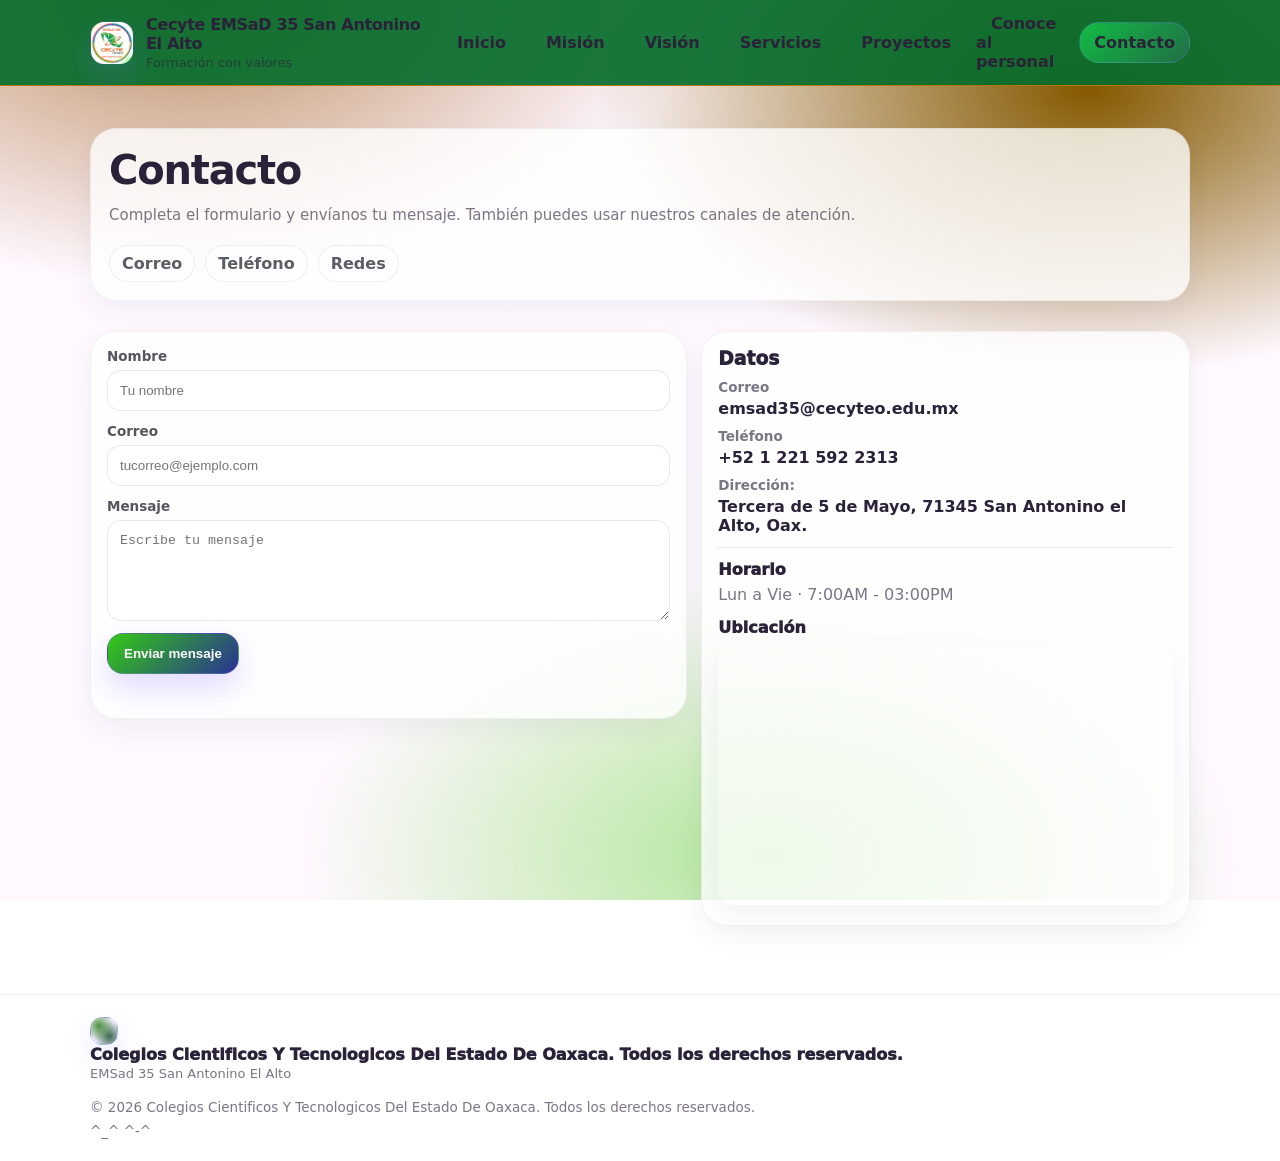
<file: pages/contacto.html>
<!doctype html>
<html lang="es">
<head>
  <meta charset="utf-8" />
  <meta name="viewport" content="width=device-width, initial-scale=1" />
  <title>Instituto | Contacto</title>
  <link rel="stylesheet" href="../Style.css" />
</head>
<body>
  <div class="waves-bg" aria-hidden="true">
    <div class="waves-layer waves-1" style="opacity:1"></div>
    <div class="waves-layer waves-2" style="opacity:1"></div>
  </div>


  <a class="skip-link" href="#contenido">Saltar al contenido</a>


  <header class="site-header">
    <div class="container header-inner">
      <div class="brand">
        <img class="brand-logo" src="../img_del_logo/images (1).jpg" alt="Logo Cecyte" />
        <div>
          <div class="brand-name">Cecyte EMSaD 35 San Antonino El Alto</div>
          <div class="brand-tag">Formación con valores</div>
        </div>
      </div>


      <button class="nav-toggle" id="navToggle" aria-label="Abrir menú" aria-expanded="false" aria-controls="siteNav">

        <span class="nav-toggle-lines" aria-hidden="true"></span>
      </button>

      <nav class="site-nav" id="siteNav" aria-label="Navegación principal">
        <ul class="nav-list">
          <li><a class="nav-link" href="../index.html" data-route="inicio">Inicio</a></li>
          <li><a class="nav-link" href="./mision.html" data-route="mision">Misión</a></li>
          <li><a class="nav-link" href="./vision.html" data-route="vision">Visión</a></li>
          <li><a class="nav-link" href="./servicios.html" data-route="servicios">Servicios</a></li>
          <li><a class="nav-link" href="./proyectos.html" data-route="proyectos">Proyectos</a></li>
          <li><a class="nav-link" href="./personal.html" data-route="personal">Conoce al personal</a></li>
          <li><a class="nav-link active" href="./contacto.html" data-route="contacto">Contacto</a></li>

        </ul>
      </nav>
    </div>
  </header>

  <main id="contenido" class="site-main">
    <section class="page-hero">
      <div class="container">
        <div class="page-hero-card card reveal">
          <h1>Contacto</h1>
          <p>
            Completa el formulario y envíanos tu mensaje. También puedes usar nuestros canales de atención.
          </p>
          <div class="pill-row" aria-label="Canales">
            <span class="pill">Correo</span>
            <span class="pill">Teléfono</span>
            <span class="pill">Redes</span>
          </div>
        </div>
      </div>
    </section>

    <section class="section">
      <div class="container">
        <div class="contact-grid">
          <form class="contact-card card reveal" id="contactForm">
            <div class="form-row">
              <label for="nombre">Nombre</label>
              <input id="nombre" name="nombre" type="text" placeholder="Tu nombre" required />
            </div>
            <div class="form-row">
              <label for="correo">Correo</label>
              <input id="correo" name="correo" type="email" placeholder="tucorreo@ejemplo.com" required />
            </div>
            <div class="form-row">
              <label for="mensaje">Mensaje</label>
              <textarea id="mensaje" name="mensaje" rows="5" placeholder="Escribe tu mensaje" required></textarea>
            </div>
            <button class="btn btn-primary" type="submit">Enviar mensaje</button>
            <p class="form-note muted" id="formNote" aria-live="polite"></p>
          </form>

          <aside class="contact-aside card reveal">
            <h3>Datos</h3>
            <div class="aside-item">
              <div class="aside-label">Correo</div>
              <div class="aside-value">emsad35@cecyteo.edu.mx</div>
            </div>
            <div class="aside-item">
              <div class="aside-label">Teléfono</div>
              <div class="aside-value">+52 1 221 592 2313</div>
            </div>
            <div class="aside-item">
              <div class="aside-label">Dirección:</div>
              <div class="aside-value">Tercera de 5 de Mayo, 71345 San Antonino el Alto, Oax.</div>
            </div>
            <div class="aside-divider"></div>

            <div class="aside-callout">
              <div class="aside-callout-title">Horario</div>
              <div class="muted">Lun a Vie · 7:00AM - 03:00PM</div>
            </div>

            <div class="map-block" aria-label="Mapa de ubicación">
              <div class="map-title">Ubicación</div>
              <iframe
                class="map-iframe"
                loading="lazy"
                title="Cecyte EMSaD 35 - Mapa"
                src="https://www.google.com/maps?q=Tercera%20de%205%20de%20Mayo%2C%2071345%20San%20Antonino%20el%20Alto%2C%20Oax.&output=embed"
                referrerpolicy="no-referrer-when-downgrade"
                allowfullscreen>
              </iframe>
            </div>
          </aside>

        </div>
      </div>
    </section>
  </main>

  <footer class="site-footer">
    <div class="container footer-inner">
      <div class="footer-brand">
        <div class="brand-mark small" aria-hidden="true"></div>
        <div>
          <div class="footer-title">Colegios Cientificos  Y Tecnologicos Del Estado De Oaxaca. Todos los derechos reservados.</div>
          <div class="footer-sub">EMSad 35 San Antonino El Alto</div>
        </div>
      </div>

     

      <div class="footer-meta">
        <div>© <span id="year"></span> Colegios Cientificos  Y Tecnologicos Del Estado De Oaxaca. Todos los derechos reservados.</div>
        <div class="muted"> ^_^ ^-^ </div>
      </div>
    </div>
  </footer>

  <script src="../Script.js"></script>
</body>
</html>
</file>
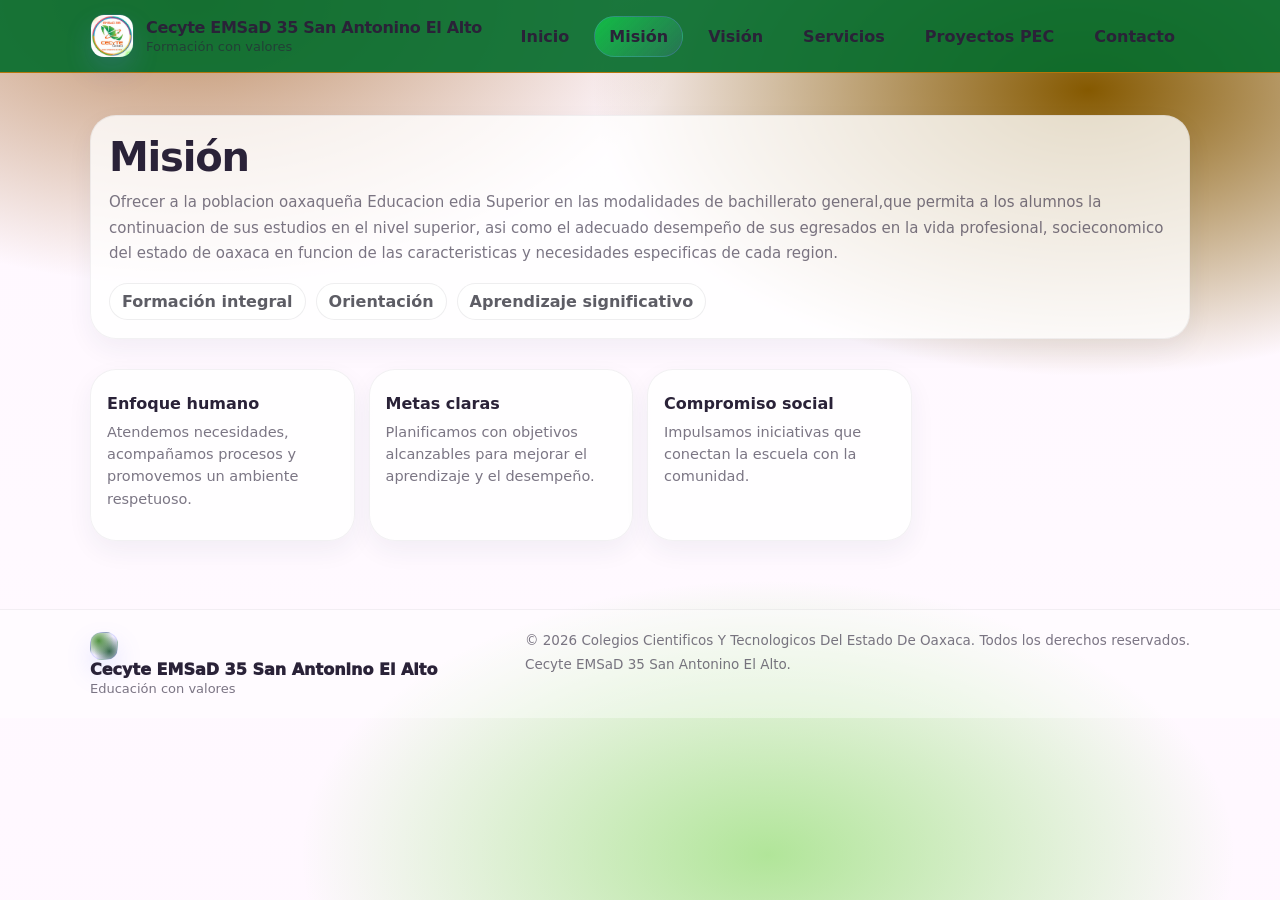
<file: pages/mision.html>
<!doctype html>
<html lang="es">
<head>
  <meta charset="utf-8" />
  <meta name="viewport" content="width=device-width, initial-scale=1" />
  <title>Instituto | Misión</title>
  <link rel="stylesheet" href="../Style.css" />
</head>
<body>
  <div class="waves-bg" aria-hidden="true">
    <div class="waves-layer waves-1" style="opacity:1"></div>
    <div class="waves-layer waves-2" style="opacity:1"></div>
  </div>


  <a class="skip-link" href="#contenido">Saltar al contenido</a>


  <header class="site-header">
    <div class="container header-inner">
      <div class="brand">
        <img class="brand-logo" src="../img_del_logo/images (1).jpg" alt="Logo Cecyte" />
        <div>
          <div class="brand-name">Cecyte EMSaD 35 San Antonino El Alto</div>
          <div class="brand-tag">Formación con valores</div>
        </div>
      </div>


      <button class="nav-toggle" id="navToggle" aria-label="Abrir menú" aria-expanded="false" aria-controls="siteNav">

        <span class="nav-toggle-lines" aria-hidden="true"></span>
      </button>

      <nav class="site-nav" id="siteNav" aria-label="Navegación principal">
        <ul class="nav-list">
          <li><a class="nav-link" href="../index.html" data-route="inicio">Inicio</a></li>
          <li><a class="nav-link active" href="./mision.html" data-route="mision">Misión</a></li>
          <li><a class="nav-link" href="./vision.html" data-route="vision">Visión</a></li>
          <li><a class="nav-link" href="./servicios.html" data-route="servicios">Servicios</a></li>
          <li><a class="nav-link" href="./proyectos.html" data-route="proyectos">Proyectos PEC</a></li>
          <li><a class="nav-link" href="./contacto.html" data-route="contacto">Contacto</a></li>

        </ul>
      </nav>
    </div>
  </header>

  <main id="contenido" class="site-main">
    <section class="page-hero">
      <div class="container">
        <div class="page-hero-card card reveal">
          <h1>Misión</h1>
          <p>
          Ofrecer a la  poblacion oaxaqueña Educacion edia Superior en las modalidades de bachillerato general,que permita a los alumnos la continuacion de sus estudios  en el nivel superior, asi como el adecuado desempeño de sus egresados en la vida profesional, socieconomico del estado de oaxaca en funcion de las caracteristicas y necesidades especificas de cada region.
          </p>
          <div class="pill-row" aria-label="Áreas de enfoque">
            <span class="pill">Formación integral</span>
            <span class="pill">Orientación</span>
            <span class="pill">Aprendizaje significativo</span>
          </div>
        </div>
      </div>
    </section>

    <section class="section">
      <div class="container">
        <div class="cards-grid">
          <article class="info-card card reveal">
            <h3>Enfoque humano</h3>
            <p>Atendemos necesidades, acompañamos procesos y promovemos un ambiente respetuoso.</p>
          </article>
          <article class="info-card card reveal">
            <h3>Metas claras</h3>
            <p>Planificamos con objetivos alcanzables para mejorar el aprendizaje y el desempeño.</p>
          </article>
          <article class="info-card card reveal">
            <h3>Compromiso social</h3>
            <p>Impulsamos iniciativas que conectan la escuela con la comunidad.</p>
          </article>
        </div>
      </div>
    </section>
  </main>

  <footer class="site-footer">
    <div class="container footer-inner">
      <div class="footer-brand">
        <div class="brand-mark small" aria-hidden="true"></div>
        <div>
          <div class="footer-title">Cecyte EMSaD 35 San Antonino El Alto</div>
          <div class="footer-sub">Educación con valores</div>
        </div>
      </div>

      <div class="footer-meta">
        <div>© <span id="year"></span> Colegios Cientificos  Y Tecnologicos Del Estado De Oaxaca. Todos los derechos reservados.</div>
        <div class="muted">Cecyte EMSaD 35 San Antonino El Alto.</div>
      </div>
    </div>
  </footer>

  <script src="../Script.js"></script>
</body>
</html>
</file>
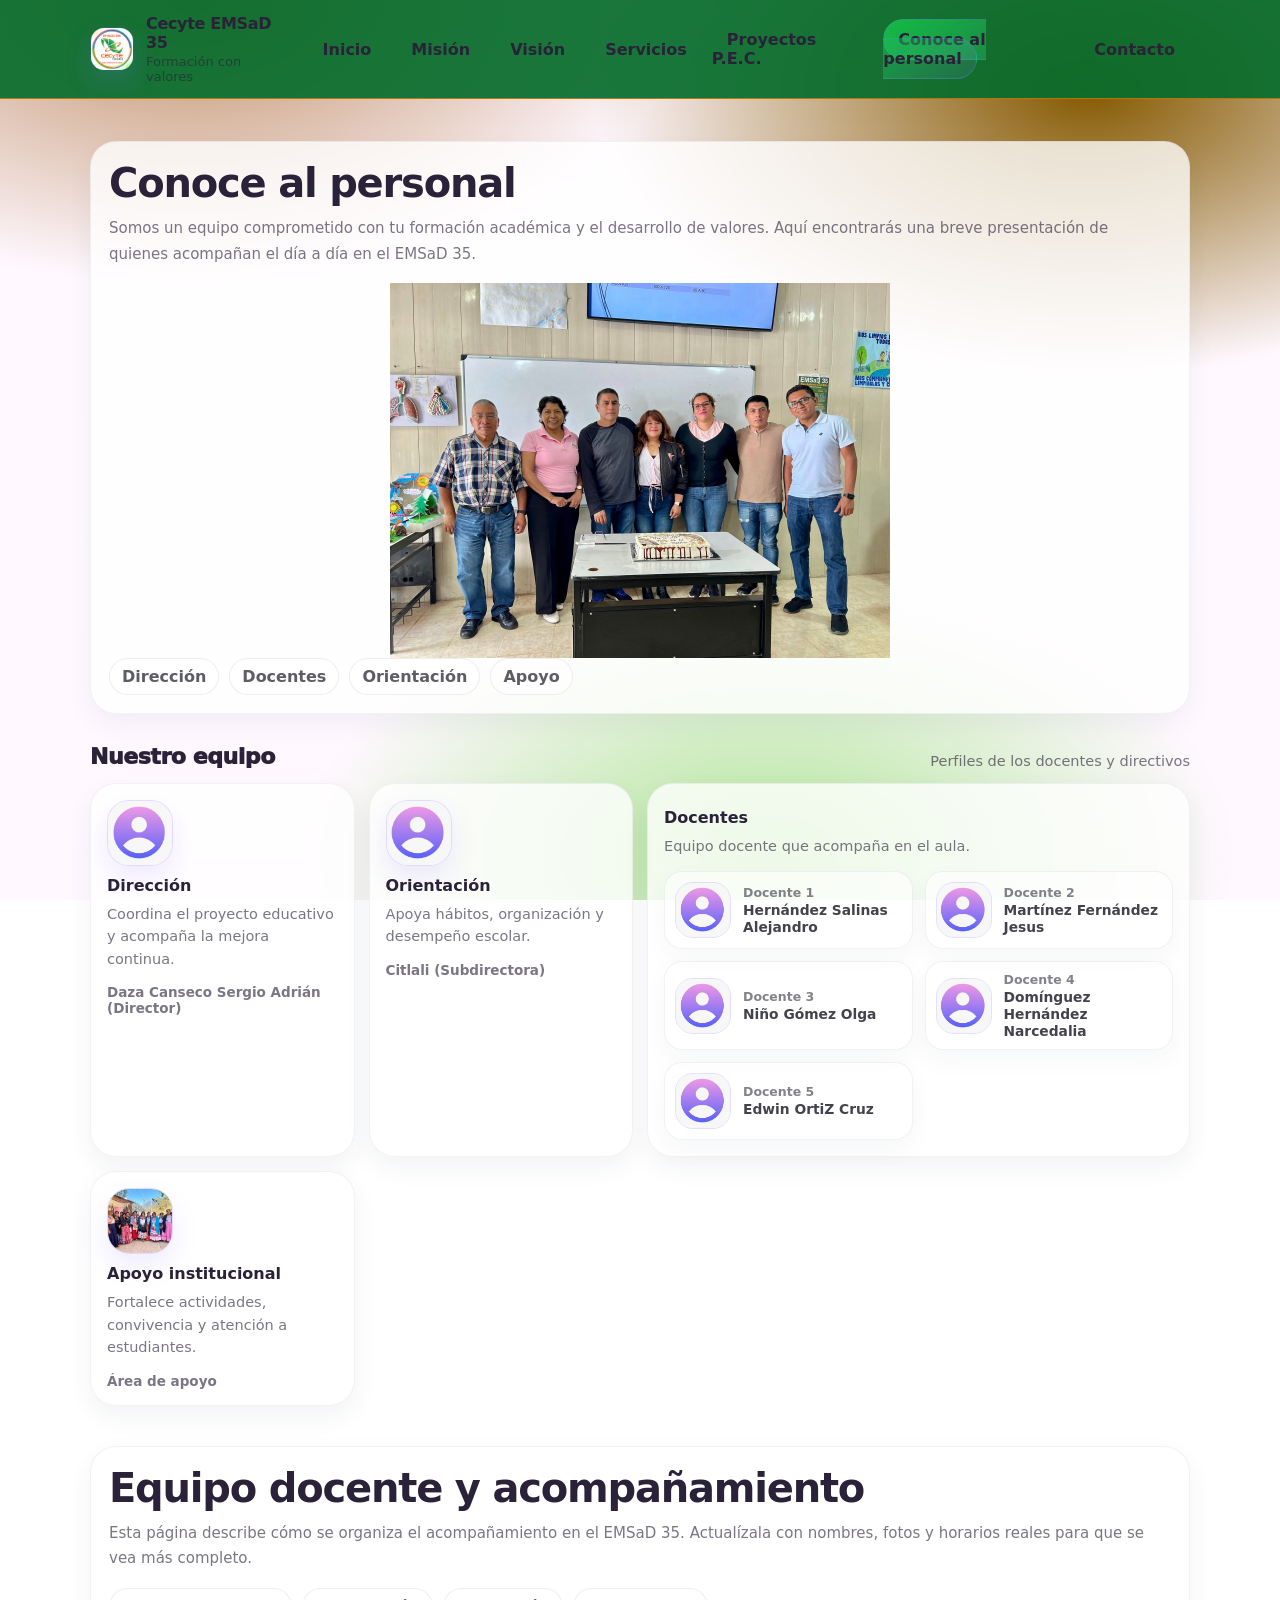
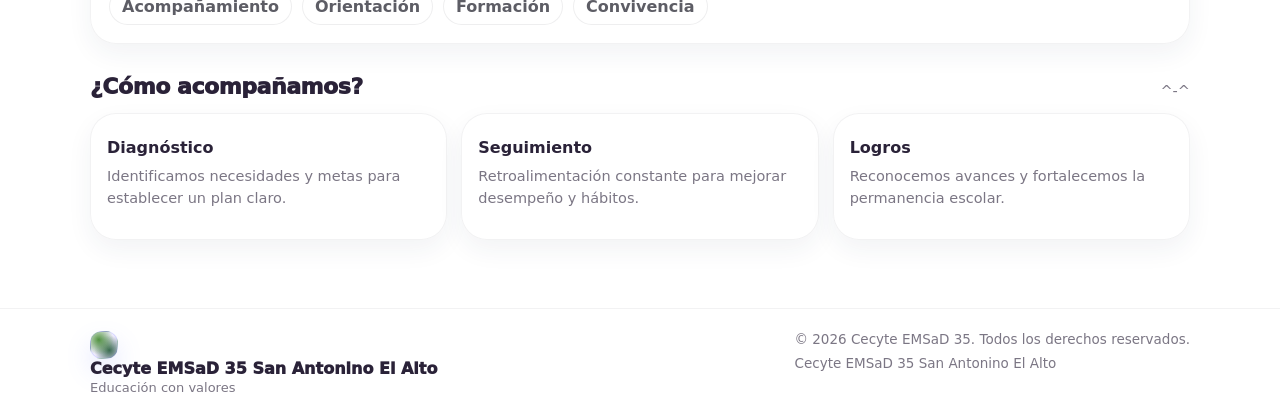
<file: pages/personal.html>
<!doctype html>
<html lang="es">
<head>
  <meta charset="utf-8" />
  <meta name="viewport" content="width=device-width, initial-scale=1" />
  <title>Instituto | Conoce al personal</title>
  <link rel="stylesheet" href="../Style.css" />
</head>
<body>
  <div class="waves-bg" aria-hidden="true">
    <div class="waves-layer waves-1" style="opacity:1"></div>
    <div class="waves-layer waves-2" style="opacity:1"></div>
  </div>

  <a class="skip-link" href="#contenido">Saltar al contenido</a>

  <header class="site-header">
    <div class="container header-inner">
      <div class="brand">
        <img class="brand-logo" src="../img_del_logo/images (1).jpg" alt="Logo Cecyte" />
        <div>
          <div class="brand-name">Cecyte EMSaD 35</div>
          <div class="brand-tag">Formación con valores</div>
        </div>
      </div>

      <button class="nav-toggle" id="navToggle" aria-label="Abrir menú" aria-expanded="false" aria-controls="siteNav">
        <span class="nav-toggle-lines" aria-hidden="true"></span>
      </button>

      <nav class="site-nav" id="siteNav" aria-label="Navegación principal">
        <ul class="nav-list">
          <li><a class="nav-link" href="../index.html" data-route="inicio">Inicio</a></li>
          <li><a class="nav-link" href="./mision.html" data-route="mision">Misión</a></li>
          <li><a class="nav-link" href="./vision.html" data-route="vision">Visión</a></li>
          <li><a class="nav-link" href="./servicios.html" data-route="servicios">Servicios</a></li>
          <li><a class="nav-link" href="./proyectos.html" data-route="proyectos">Proyectos P.E.C.</a></li>
          <li><a class="nav-link" href="./personal.html" data-route="personal">Conoce al personal</a></li>
          <li><a class="nav-link" href="./contacto.html" data-route="contacto">Contacto</a></li>
        </ul>
      </nav>
    </div>
  </header>

  <main id="contenido" class="site-main">
    <section class="page-hero">
      <div class="container">
        <div class="page-hero-card card reveal">
          <h1>Conoce al personal</h1>
          <p>
            Somos un equipo comprometido con tu formación académica y el desarrollo de valores. Aquí encontrarás una breve presentación
            de quienes acompañan el día a día en el EMSaD 35.
          </p>
       <img src="../img_de_los_docentes/profesores.jpg"
     alt="profesores"
     loading="lazy"
     onerror="this.style.display='none'"
     width="500"
     style="display: block; margin: 0 auto;">
          <div class="pill-row" aria-label="Áreas">
            <span class="pill">Dirección</span>
            <span class="pill">Docentes</span>
            <span class="pill">Orientación</span>
            <span class="pill">Apoyo</span>
          </div>
        </div>
      </div>
    </section>

    <section class="section" aria-labelledby="personalTitulo">
      <div class="container">
        <div class="section-head" style="margin-bottom: 14px;">
          <h2 class="section-title" id="personalTitulo">Nuestro equipo</h2>
          <p class="section-subtitle">Perfiles de los docentes y directivos</p>
        </div>

        <div class="cards-grid" style="grid-template-columns: repeat(4, 1fr);">
          <article class="info-card card reveal">
            <div class="profile-img">
              <img src="../img_de_los_docentes/avatar icons.png" alt="Foto del director" loading="lazy" onerror="this.style.display='none'" />
            </div>
            <h3>Dirección</h3>
            <p>Coordina el proyecto educativo y acompaña la mejora continua.</p>
            <div class="muted" style="font-size:13.5px; font-weight:800;">Daza Canseco Sergio Adrián (Director)</div>
          </article>

          <article class="info-card card reveal">
            <div class="profile-img">
              <img src="../img_de_los_docentes/avatar icons.png" alt="Foto de la subdirectora" loading="lazy" onerror="this.style.display='none'" />
            </div>
            <h3>Orientación</h3>
            <p>Apoya hábitos, organización y desempeño escolar.</p>
            <div class="muted" style="font-size:13.5px; font-weight:800;">Citlali (Subdirectora)</div>
          </article>

          <article class="info-card card reveal" style="grid-column: span 2;">
            <h3>Docentes</h3>
            <p>Equipo docente que acompaña en el aula.</p>

            <div class="staff-grid">
              <div class="staff-card">
                <img src="../img_de_los_docentes/avatar icons.png" alt="Docente 1: Hernández Salinas Alejandro" loading="lazy" onerror="this.style.display='none'" />
                <div class="staff-card-body">
                  <div class="staff-role">Docente 1</div>
                  <div class="staff-person">Hernández Salinas Alejandro</div>
                </div>
              </div>

              <div class="staff-card">
                <img src="../img_de_los_docentes/avatar icons.png" alt="Docente 2" loading="lazy" onerror="this.style.display='none'" />
                <div class="staff-card-body">
                  <div class="staff-role">Docente 2</div>
                  <div class="staff-person">Martínez Fernández Jesus</div>
                </div>
              </div>

              <div class="staff-card">
                <img src="../img_de_los_docentes/avatar icons.png" alt="Docente 3" loading="lazy" onerror="this.style.display='none'" />
                <div class="staff-card-body">
                  <div class="staff-role">Docente 3</div>
                  <div class="staff-person">Niño Gómez Olga</div>
                </div>
              </div>

              <div class="staff-card">
                <img src="../img_de_los_docentes/avatar icons.png" alt="Docente 4" loading="lazy" onerror="this.style.display='none'" />
                <div class="staff-card-body">
                  <div class="staff-role">Docente 4</div>
                  <div class="staff-person">Domínguez Hernández Narcedalia</div>
                </div>
              </div>

              <div class="staff-card">
                <img src="../img_de_los_docentes/avatar icons.png" alt="Docente 5" loading="lazy" onerror="this.style.display='none'" />
                <div class="staff-card-body">
                  <div class="staff-role">Docente 5</div>
                  <div class="staff-person">Edwin OrtiZ Cruz</div>
                </div>
              </div>
            </div>
          </article>

          <article class="info-card card reveal">
            <div class="profile-img">
              <img src="../img/images.jpg" alt="Foto de apoyo" loading="lazy" onerror="this.style.display='none'" />
            </div>
            <h3>Apoyo institucional</h3>
            <p>Fortalece actividades, convivencia y atención a estudiantes.</p>
            <div class="muted" style="font-size:13.5px; font-weight:800;">Área de apoyo</div>
          </article>
        </div>

    </section>

<section class="page-hero">
      <div class="container">
        <div class="page-hero-card card reveal">
          <h1>Equipo docente y acompañamiento</h1>
          <p>
            Esta página describe cómo se organiza el acompañamiento en el EMSaD 35. Actualízala con nombres,
            fotos y horarios reales para que se vea más completo.
          </p>

          <div class="pill-row" aria-label="Enfoques">
            <span class="pill">Acompañamiento</span>
            <span class="pill">Orientación</span>
            <span class="pill">Formación</span>
            <span class="pill">Convivencia</span>
          </div>
        </div>
      </div>
    </section>

    <div class="container">
      <div class="section" aria-labelledby="metodologiaTitulo">
        <div class="section-head" style="margin-bottom: 14px;">
          <h2 class="section-title" id="metodologiaTitulo">¿Cómo acompañamos?</h2>
          <p class="section-subtitle"> ^-^ </p>
        </div>

        <div class="cards-grid" style="grid-template-columns: repeat(3, 1fr);">
          <article class="info-card card reveal">
            <h3>Diagnóstico</h3>
            <p>Identificamos necesidades y metas para establecer un plan claro.</p>
          </article>
          <article class="info-card card reveal">
            <h3>Seguimiento</h3>
            <p>Retroalimentación constante para mejorar desempeño y hábitos.</p>
          </article>
          <article class="info-card card reveal">
            <h3>Logros</h3>
            <p>Reconocemos avances y fortalecemos la permanencia escolar.</p>
          </article>
        </div>

  </main>

  <footer class="site-footer">
    <div class="container footer-inner">
      <div class="footer-brand">
        <div class="brand-mark small" aria-hidden="true"></div>
        <div>
          <div class="footer-title">Cecyte EMSaD 35 San Antonino El Alto</div>
          <div class="footer-sub">Educación con valores</div>
        </div>
      </div>

      <div class="footer-meta">
        <div>© <span id="year"></span> Cecyte EMSaD 35. Todos los derechos reservados.</div>
        <div class="muted">Cecyte EMSaD 35 San Antonino El Alto</div>
      </div>
    </div>
  </footer>

  <script src="../Script.js"></script>
</body>
</html>
</file>
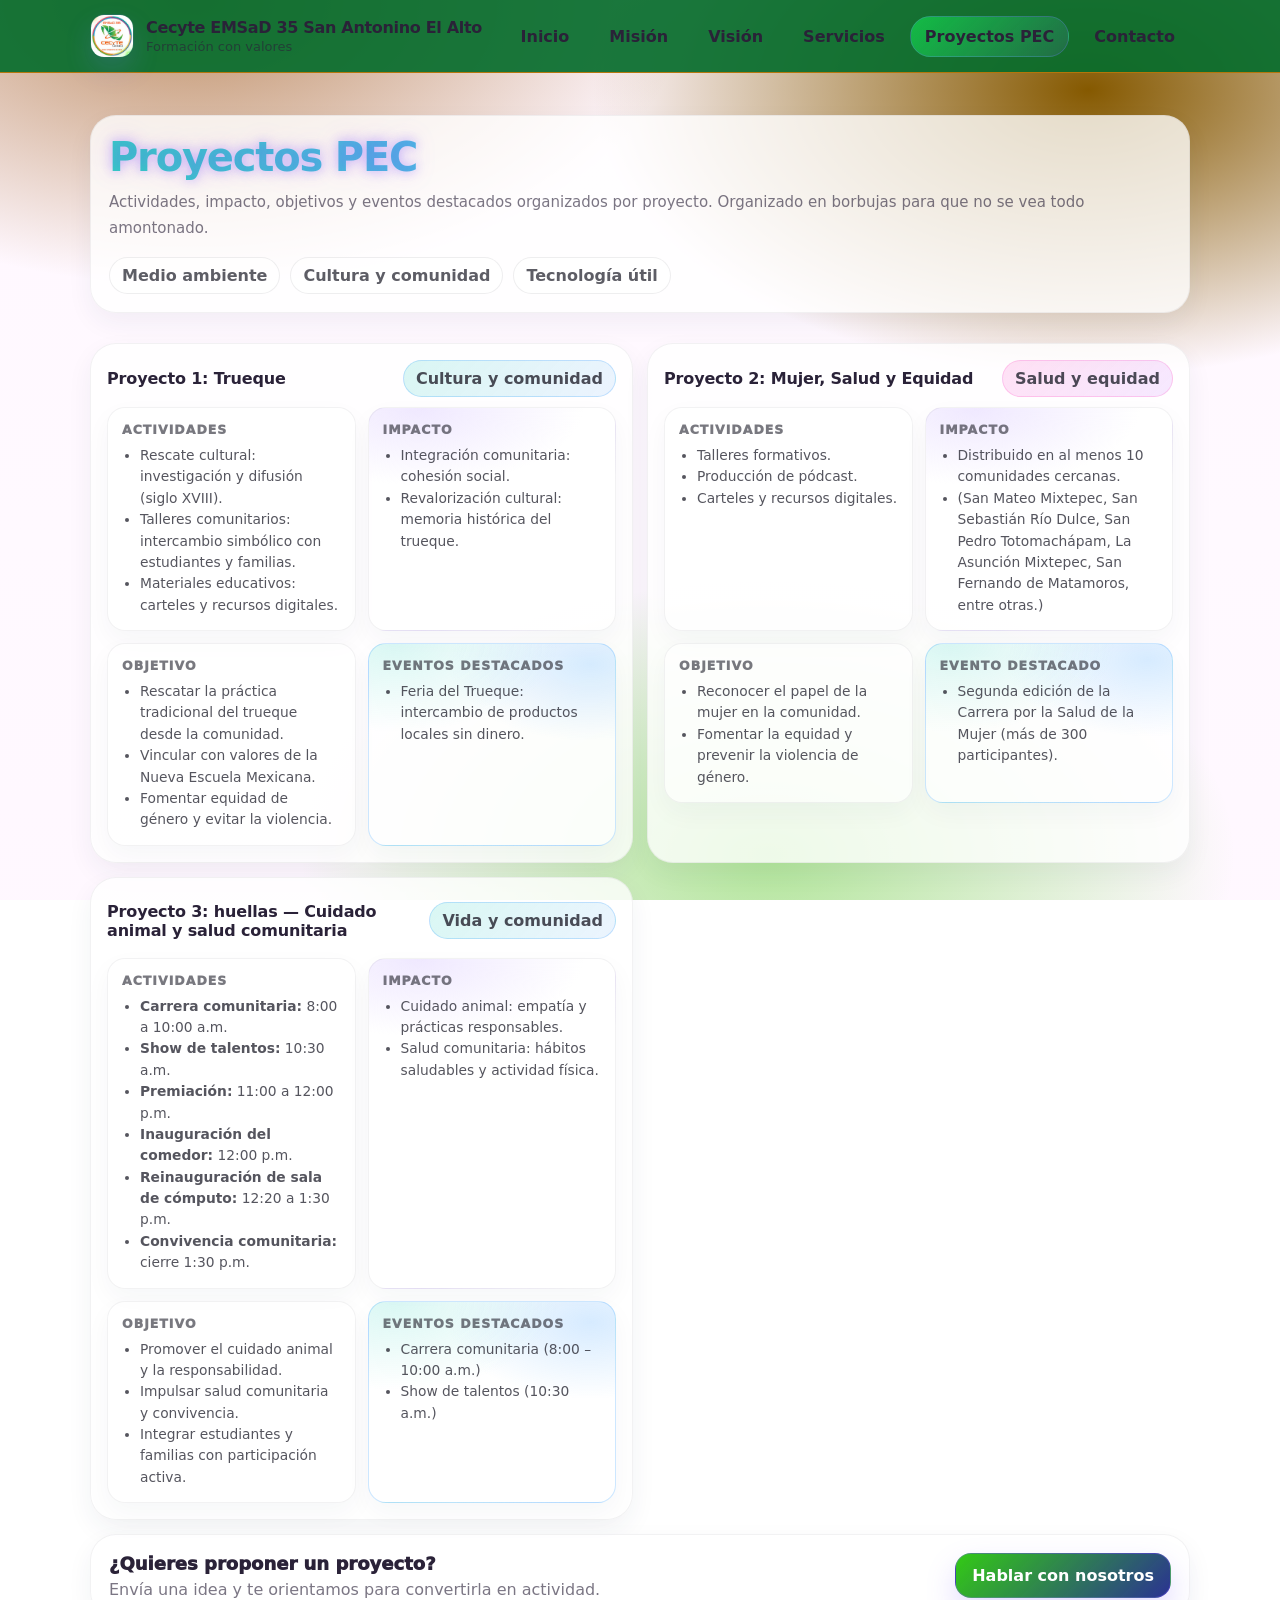
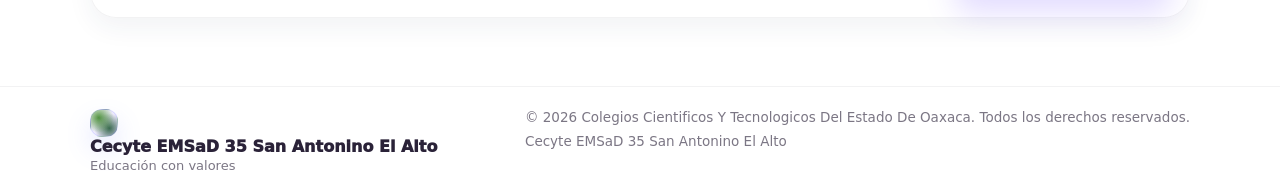
<file: pages/proyectos.html>
<!doctype html>
<html lang="es">
<head>
  <meta charset="utf-8" />
  <meta name="viewport" content="width=device-width, initial-scale=1" />
  <title>Instituto | Proyectos PEC</title>
  <link rel="stylesheet" href="../Style.css" />
</head>
<body>
  <div class="waves-bg" aria-hidden="true">
    <div class="waves-layer waves-1" style="opacity:1"></div>
    <div class="waves-layer waves-2" style="opacity:1"></div>
  </div>

  <a class="skip-link" href="#contenido">Saltar al contenido</a>

  <header class="site-header">
    <div class="container header-inner">
      <div class="brand">
        <img class="brand-logo" src="../img_del_logo/images (1).jpg" alt="Logo Cecyte" />
        <div>
          <div class="brand-name">Cecyte EMSaD 35 San Antonino El Alto</div>
          <div class="brand-tag">Formación con valores</div>
        </div>
      </div>

      <button class="nav-toggle" id="navToggle" aria-label="Abrir menú" aria-expanded="false" aria-controls="siteNav">
        <span class="nav-toggle-lines" aria-hidden="true"></span>
      </button>

      <nav class="site-nav" id="siteNav" aria-label="Navegación principal">
        <ul class="nav-list">
          <li><a class="nav-link" href="../index.html" data-route="inicio">Inicio</a></li>
          <li><a class="nav-link" href="./mision.html" data-route="mision">Misión</a></li>
          <li><a class="nav-link" href="./vision.html" data-route="vision">Visión</a></li>
          <li><a class="nav-link" href="./servicios.html" data-route="servicios">Servicios</a></li>
          <li><a class="nav-link" href="./proyectos.html" data-route="proyectos">Proyectos PEC</a></li>
          <li><a class="nav-link" href="./contacto.html" data-route="contacto">Contacto</a></li>
        </ul>
      </nav>
    </div>
  </header>

  <main id="contenido" class="site-main">
    <section class="page-hero">
      <div class="container">
        <div class="page-hero-card card reveal">
          <h1 class="glow-title">Proyectos PEC</h1>
          <p>
            Actividades, impacto, objetivos y eventos destacados organizados por proyecto.
            Organizado en borbujas para que no se vea todo amontonado.
          </p>
          <div class="pill-row" aria-label="Ejes de trabajo">
            <span class="pill">Medio ambiente</span>
            <span class="pill">Cultura y comunidad</span>
            <span class="pill">Tecnología útil</span>
          </div>
        </div>
      </div>
    </section>

    <section class="section">
      <div class="container">
        <div class="pec-grid">
          <!-- Proyecto 1: Trueque -->
          <article class="pec-project info-card card reveal" data-project>
            <header class="pec-project-head">
              <div class="pec-project-title-row">
                <h3 class="pec-project-title">Proyecto 1: Trueque</h3>
                <span class="pec-badge">Cultura y comunidad</span>
              </div>
            </header>

            <div class="pec-bubbles">
              <div class="pec-bubble">
                <div class="pec-box-title">ACTIVIDADES</div>
                <ul class="pec-list">
                  <li>Rescate cultural: investigación y difusión (siglo XVIII).</li>
                  <li>Talleres comunitarios: intercambio simbólico con estudiantes y familias.</li>
                  <li>Materiales educativos: carteles y recursos digitales.</li>
                </ul>
              </div>

              <div class="pec-bubble pec-bubble-accent">
                <div class="pec-box-title">IMPACTO</div>
                <ul class="pec-list">
                  <li>Integración comunitaria: cohesión social.</li>
                  <li>Revalorización cultural: memoria histórica del trueque.</li>
                </ul>
              </div>

              <div class="pec-bubble">
                <div class="pec-box-title">OBJETIVO</div>
                <ul class="pec-list">
                  <li>Rescatar la práctica tradicional del trueque desde la comunidad.</li>
                  <li>Vincular con valores de la Nueva Escuela Mexicana.</li>
                  <li>Fomentar equidad de género y evitar la violencia.</li>
                </ul>
              </div>

              <div class="pec-bubble pec-bubble-highlight">
                <div class="pec-box-title">EVENTOS DESTACADOS</div>
                <ul class="pec-list">
                  <li>Feria del Trueque: intercambio de productos locales sin dinero.</li>
                </ul>
              </div>
            </div>
          </article>

          <!-- Proyecto 2: Mujer, Salud y Equidad -->
          <article class="pec-project info-card card reveal" data-project>
            <header class="pec-project-head">
              <div class="pec-project-title-row">
                <h3 class="pec-project-title">Proyecto 2: Mujer, Salud y Equidad</h3>
                <span class="pec-badge pec-badge-pink">Salud y equidad</span>
              </div>
            </header>

            <div class="pec-bubbles">
              <div class="pec-bubble">
                <div class="pec-box-title">ACTIVIDADES</div>
                <ul class="pec-list">
                  <li>Talleres formativos.</li>
                  <li>Producción de pódcast.</li>
                  <li>Carteles y recursos digitales.</li>
                </ul>
              </div>

              <div class="pec-bubble pec-bubble-accent">
                <div class="pec-box-title">IMPACTO</div>
                <ul class="pec-list">
                  <li>Distribuido en al menos 10 comunidades cercanas.</li>
                  <li>(San Mateo Mixtepec, San Sebastián Río Dulce, San Pedro Totomachápam, La Asunción Mixtepec, San Fernando de Matamoros, entre otras.)</li>
                </ul>
              </div>

              <div class="pec-bubble">
                <div class="pec-box-title">OBJETIVO</div>
                <ul class="pec-list">
                  <li>Reconocer el papel de la mujer en la comunidad.</li>
                  <li>Fomentar la equidad y prevenir la violencia de género.</li>
                </ul>
              </div>

              <div class="pec-bubble pec-bubble-highlight">
                <div class="pec-box-title">EVENTO DESTACADO</div>
                <ul class="pec-list">
                  <li>Segunda edición de la Carrera por la Salud de la Mujer (más de 300 participantes).</li>
                </ul>
              </div>
            </div>
          </article>

          <!-- Proyecto 3: huellas — Cuidado animal y salud comunitaria -->
          <article class="pec-project info-card card reveal" data-project>
            <header class="pec-project-head">
              <div class="pec-project-title-row">
                <h3 class="pec-project-title">Proyecto 3: huellas — Cuidado animal y salud comunitaria</h3>
                <span class="pec-badge">Vida y comunidad</span>
              </div>
            </header>

            <div class="pec-bubbles">
              <div class="pec-bubble">
                <div class="pec-box-title">ACTIVIDADES</div>
                <ul class="pec-list">
                  <li><strong>Carrera comunitaria:</strong> 8:00 a 10:00 a.m.</li>
                  <li><strong>Show de talentos:</strong> 10:30 a.m.</li>
                  <li><strong>Premiación:</strong> 11:00 a 12:00 p.m.</li>
                  <li><strong>Inauguración del comedor:</strong> 12:00 p.m.</li>
                  <li><strong>Reinauguración de sala de cómputo:</strong> 12:20 a 1:30 p.m.</li>
                  <li><strong>Convivencia comunitaria:</strong> cierre 1:30 p.m.</li>
                </ul>
              </div>

              <div class="pec-bubble pec-bubble-accent">
                <div class="pec-box-title">IMPACTO</div>
                <ul class="pec-list">
                  <li>Cuidado animal: empatía y prácticas responsables.</li>
                  <li>Salud comunitaria: hábitos saludables y actividad física.</li>
                </ul>
              </div>

              <div class="pec-bubble">
                <div class="pec-box-title">OBJETIVO</div>
                <ul class="pec-list">
                  <li>Promover el cuidado animal y la responsabilidad.</li>
                  <li>Impulsar salud comunitaria y convivencia.</li>
                  <li>Integrar estudiantes y familias con participación activa.</li>
                </ul>
              </div>

              <div class="pec-bubble pec-bubble-highlight">
                <div class="pec-box-title">EVENTOS DESTACADOS</div>
                <ul class="pec-list">
                  <li>Carrera comunitaria (8:00 – 10:00 a.m.)</li>
                  <li>Show de talentos (10:30 a.m.)</li>
                </ul>
              </div>
            </div>
          </article>
        </div>

        <div class="cta-row">
          <div class="cta card reveal">
            <div>
              <div class="cta-title">¿Quieres proponer un proyecto?</div>
              <div class="cta-sub">Envía una idea y te orientamos para convertirla en actividad.</div>
            </div>
            <a class="btn btn-primary" href="./contacto.html">Hablar con nosotros</a>
          </div>
        </div>
      </div>
    </section>
  </main>

  <footer class="site-footer">
    <div class="container footer-inner">
      <div class="footer-brand">
        <div class="brand-mark small" aria-hidden="true"></div>
        <div>
          <div class="footer-title">Cecyte EMSaD 35 San Antonino El Alto</div>
          <div class="footer-sub">Educación con valores</div>
        </div>
      </div>

      <div class="footer-meta">
        <div>© <span id="year"></span> Colegios Cientificos  Y Tecnologicos Del Estado De Oaxaca. Todos los derechos reservados.</div>
        <div class="muted">Cecyte EMSaD 35 San Antonino El Alto</div>
      </div>
    </div>
  </footer>

  <script src="../Script.js"></script>
</body>
</html>
</file>
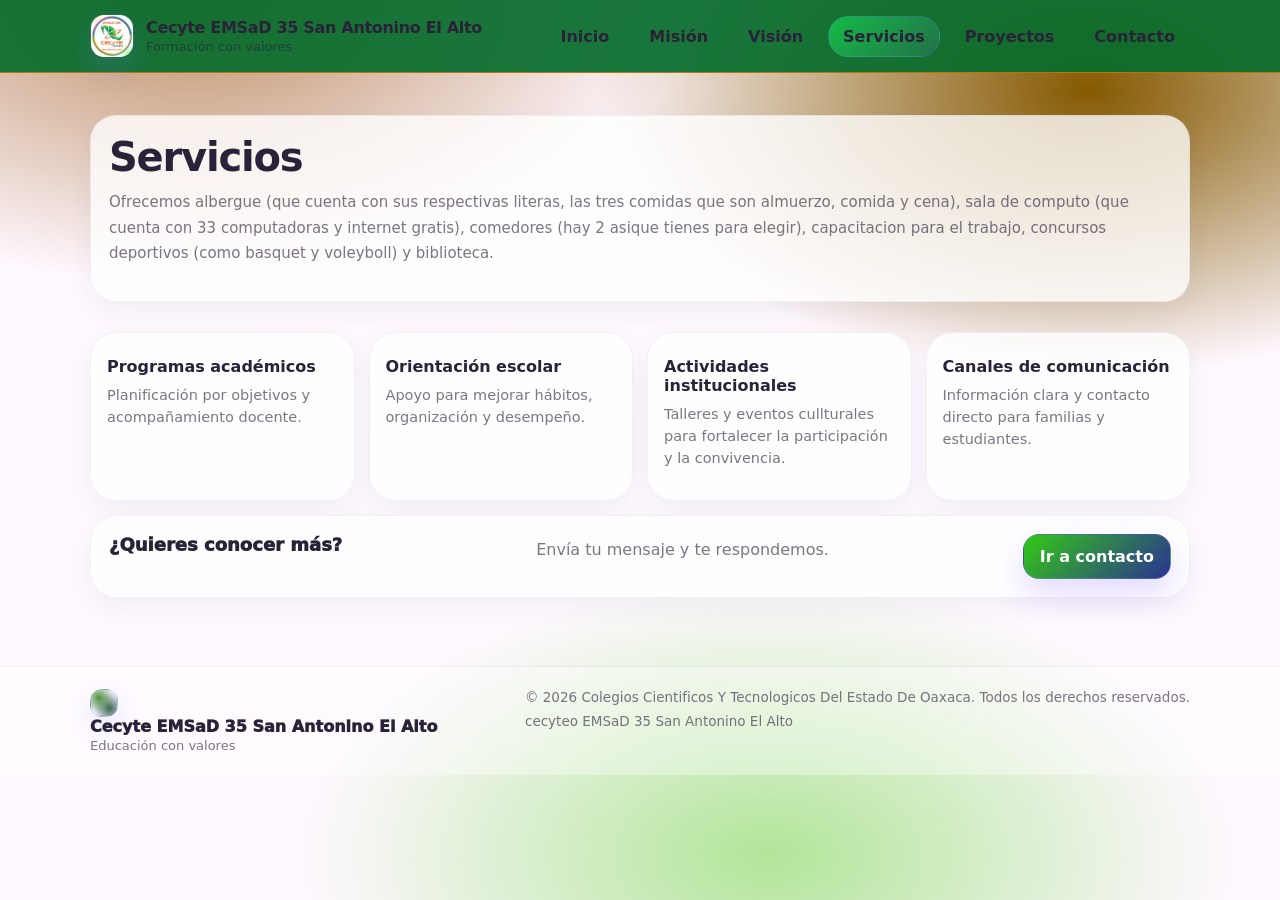
<file: pages/servicios.html>
<!doctype html>
<html lang="es">
<head>
  <meta charset="utf-8" />
  <meta name="viewport" content="width=device-width, initial-scale=1" />
  <title>Instituto | Servicios</title>
  <link rel="stylesheet" href="../Style.css" />
</head>
<body>
  <div class="waves-bg" aria-hidden="true">
    <div class="waves-layer waves-1" style="opacity:1"></div>
    <div class="waves-layer waves-2" style="opacity:1"></div>
  </div>


  <a class="skip-link" href="#contenido">Saltar al contenido</a>


  <header class="site-header">
    <div class="container header-inner">
      <div class="brand">
        <img class="brand-logo" src="../img_del_logo/images (1).jpg" alt="Logo Cecyte" />
        <div>
          <div class="brand-name">Cecyte EMSaD 35 San Antonino El Alto</div>
          <div class="brand-tag">Formación con valores</div>
        </div>
      </div>


      <button class="nav-toggle" id="navToggle" aria-label="Abrir menú" aria-expanded="false" aria-controls="siteNav">

        <span class="nav-toggle-lines" aria-hidden="true"></span>
      </button>

      <nav class="site-nav" id="siteNav" aria-label="Navegación principal">
        <ul class="nav-list">
          <li><a class="nav-link" href="../index.html" data-route="inicio">Inicio</a></li>
          <li><a class="nav-link" href="./mision.html" data-route="mision">Misión</a></li>
          <li><a class="nav-link" href="./vision.html" data-route="vision">Visión</a></li>
          <li><a class="nav-link active" href="./servicios.html" data-route="servicios">Servicios</a></li>
          <li><a class="nav-link" href="./proyectos.html" data-route="proyectos">Proyectos</a></li>
          <li><a class="nav-link" href="./contacto.html" data-route="contacto">Contacto</a></li>

        </ul>
      </nav>
    </div>
  </header>

  <main id="contenido" class="site-main">
    <section class="page-hero">
      <div class="container">
        <div class="page-hero-card card reveal">
          <h1>Servicios</h1>
          <p>
            Ofrecemos albergue (que cuenta con sus respectivas literas, las tres comidas que son almuerzo, comida y cena), sala de computo (que cuenta con 33 computadoras y internet gratis), comedores (hay 2 asique tienes para elegir), capacitacion para el trabajo, concursos deportivos (como basquet y voleyboll) y biblioteca. 
          </p>
         
        </div>
      </div>
    </section>

    <section class="section">
      <div class="container">
        <div class="cards-grid">
          <article class="info-card card reveal">
            <h3>Programas académicos</h3>
            <p>Planificación por objetivos y acompañamiento docente.</p>
          </article>
          <article class="info-card card reveal">
            <h3>Orientación escolar</h3>
            <p>Apoyo para mejorar hábitos, organización y desempeño.</p>
          </article>
          <article class="info-card card reveal">
            <h3>Actividades institucionales</h3>
            <p>Talleres y eventos cullturales para fortalecer la participación y la convivencia.</p>
          </article>
          <article class="info-card card reveal">
            <h3>Canales de comunicación</h3>
            <p>Información clara y contacto directo para familias y estudiantes.</p>
          </article>
        </div>

        <div class="cta-row">
          <div class="cta card reveal">
            <div class="cta-title">¿Quieres conocer más?</div>
            <div class="cta-sub">Envía tu mensaje y te respondemos.</div>
            <a class="btn btn-primary" href="./contacto.html">Ir a contacto</a>
          </div>
        </div>
      </div>
    </section>
  </main>

  <footer class="site-footer">
    <div class="container footer-inner">
      <div class="footer-brand">
        <div class="brand-mark small" aria-hidden="true"></div>
        <div>
          <div class="footer-title">Cecyte EMSaD 35 San Antonino El Alto</div>
          <div class="footer-sub">Educación con valores</div>
        </div>
      </div>

      <div class="footer-meta">
        <div>© <span id="year"></span> Colegios Cientificos  Y Tecnologicos Del Estado De Oaxaca. Todos los derechos reservados.</div>
        <div class="muted"> cecyteo EMSaD 35 San Antonino El Alto</div>
      </div>
    </div>
  </footer>

  <script src="../Script.js"></script>
</body>
</html>
</file>
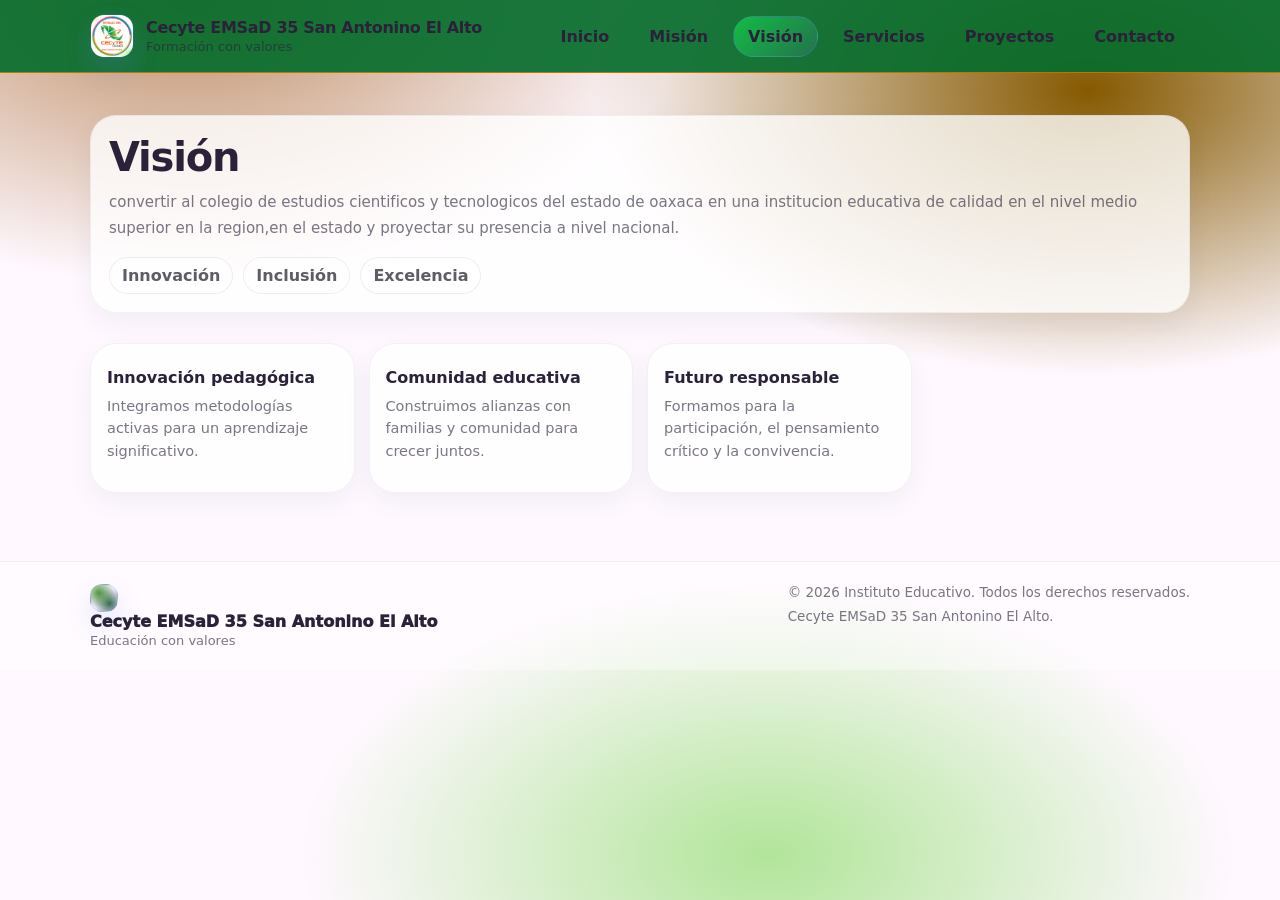
<file: pages/vision.html>
<!doctype html>
<html lang="es">
<head>
  <meta charset="utf-8" />
  <meta name="viewport" content="width=device-width, initial-scale=1" />
  <title>Instituto | Visión</title>
  <link rel="stylesheet" href="../Style.css" />
</head>
<body>
  <div class="waves-bg" aria-hidden="true">
    <div class="waves-layer waves-1" style="opacity:1"></div>
    <div class="waves-layer waves-2" style="opacity:1"></div>
  </div>


  <a class="skip-link" href="#contenido">Saltar al contenido</a>


  <header class="site-header">
    <div class="container header-inner">
      <div class="brand">
        <img class="brand-logo" src="../img_del_logo/images (1).jpg" alt="Logo Cecyte" />
        <div>
          <div class="brand-name">Cecyte EMSaD 35 San Antonino El Alto</div>
          <div class="brand-tag">Formación con valores</div>
        </div>
      </div>


      <button class="nav-toggle" id="navToggle" aria-label="Abrir menú" aria-expanded="false" aria-controls="siteNav">

        <span class="nav-toggle-lines" aria-hidden="true"></span>
      </button>

      <nav class="site-nav" id="siteNav" aria-label="Navegación principal">
        <ul class="nav-list">
          <li><a class="nav-link" href="../index.html" data-route="inicio">Inicio</a></li>
          <li><a class="nav-link" href="./mision.html" data-route="mision">Misión</a></li>
          <li><a class="nav-link active" href="./vision.html" data-route="vision">Visión</a></li>
          <li><a class="nav-link" href="./servicios.html" data-route="servicios">Servicios</a></li>
          <li><a class="nav-link" href="./proyectos.html" data-route="proyectos">Proyectos</a></li>
          <li><a class="nav-link" href="./contacto.html" data-route="contacto">Contacto</a></li>

        </ul>
      </nav>
    </div>
  </header>

  <main id="contenido" class="site-main">
    <section class="page-hero">
      <div class="container">
        <div class="page-hero-card card reveal">
          <h1>Visión</h1>
          <p>
          convertir al colegio de estudios cientificos y tecnologicos del estado de oaxaca en una institucion educativa de calidad en el nivel medio superior en la region,en el estado y proyectar su presencia a nivel nacional.

          <div class="pill-row" aria-label="Valores">
            <span class="pill">Innovación</span>
            <span class="pill">Inclusión</span>
            <span class="pill">Excelencia</span>
          </div>
        </div>
      </div>
    </section>

    <section class="section">
      <div class="container">
        <div class="cards-grid">
          <article class="info-card card reveal">
            <h3>Innovación pedagógica</h3>
            <p>Integramos metodologías activas para un aprendizaje significativo.</p>
          </article>
          <article class="info-card card reveal">
            <h3>Comunidad educativa</h3>
            <p>Construimos alianzas con familias y comunidad para crecer juntos.</p>
          </article>
          <article class="info-card card reveal">
            <h3>Futuro responsable</h3>
            <p>Formamos para la participación, el pensamiento crítico y la convivencia.</p>
          </article>
        </div>
      </div>
    </section>
  </main>

  <footer class="site-footer">
    <div class="container footer-inner">
      <div class="footer-brand">
        <div class="brand-mark small" aria-hidden="true"></div>
        <div>
          <div class="footer-title">Cecyte EMSaD 35 San Antonino El Alto</div>
          <div class="footer-sub">Educación con valores</div>
        </div>
      </div>



      <div class="footer-meta">
        <div>© <span id="year"></span> Instituto Educativo. Todos los derechos reservados.</div>
        <div class="muted">Cecyte EMSaD 35 San Antonino El Alto.</div>
      </div>
    </div>
  </footer>

  <script src="../Script.js"></script>
</body>
</html>
</file>
<file: Style.css>
:root{
  --bg: #05005e;
  --card: rgba(255,255,255,.78);
  --text: #2a2238;
  --muted: rgba(42,34,56,.62);




  /* pasteles (rosa/morado/azul) */
  --p1:#0c570df9; /* azul cielo */
  --p2:#19a400; /* lavanda */
  --p3:#217c00; /* rosa */
  --p4:#b47b1f; /* rosa crema */
  --p5:#e68210b0; /* azul claro */

  /* Institucional: azul mejor (sin morado) */
  --primary:#097909; /* azul institucional */
  --primary-2:#e78300bb; /* azul profundo */
  --ring: rgba(14, 233, 69, 0.28);



  --shadow: 0 16px 40px rgba(35, 43, 78, .12);
  --shadow-soft: 0 10px 30px rgba(35, 43, 78, .10);
  --radius-xl: 26px;
  --radius-lg: 18px;
  --radius-md: 14px;

  --container: 1100px;
}

*{ box-sizing: border-box; }
html{ scroll-behavior: smooth; }
body{
  margin:0;
  font-family: ui-sans-serif, system-ui, -apple-system, Segoe UI, Roboto, Arial, "Noto Sans", "Helvetica Neue";
  color: var(--text);

  /* Fondo pastel base (sin blanco aburrido) */
  background:
    radial-gradient(900px 520px at 15% 0%, hsla(30, 95%, 30%, 0.622) 0%, rgba(255, 255, 255, 0) 55%),
    radial-gradient(900px 520px at 85% 10%, rgb(133, 89, 0) 0%, rgba(255,255,255,0) 55%),
    radial-gradient(850px 500px at 60% 95%, rgba(60, 201, 0, 0.4) 0%, rgba(255,255,255,0) 55%),

    linear-gradient(180deg, rgba(255,247,255,.95) 0%, rgba(255,247,255,.75) 60%, rgba(255,247,255,.92) 100%);

  min-height:100vh;
  background-attachment: fixed;
}

@keyframes bgDrift{
  0%{
    background-position: 0% 0%, 100% 0%, 70% 100%, 0 0;
    filter: saturate(1) brightness(1);
  }
  100%{
    background-position: 10% 20%, 90% 5%, 60% 90%, 0 0;
    filter: saturate(1.06) brightness(1.02);
  }
}




/* Brillos/contorno */
.waves-layer::before{
  content:"";
  position:absolute;
  inset: 0;
  /* Solo crestas horizontales (nada de círculos) */
  background:
    repeating-linear-gradient(
      180deg,
      transparent 0px,
      rgba(70, 3, 255, 0.55) 2px,
      transparent 6px
    );
  opacity: .65;
  filter: blur(0.4px);
}


/* Intensificar el brillo del oleaje */
.waves-1{ filter: drop-shadow(0 0 10px rgba(255,228,243,.35)); }
.waves-2{ filter: drop-shadow(0 0 14px rgba(231,220,255,.30)); }


.waves-1{
  opacity: 1;
  background-image:
    /* “~~~” más marcado: líneas horizontales tipo cresta */
    repeating-linear-gradient(
      180deg,
      transparent 0px,
      rgba(255,228,243,.42) 1px,
      transparent 2px,
      transparent 10px
    ),
    /* brillo extra en la zona de cresta */
    linear-gradient(transparent 0 56%, rgba(255,228,243,.45) 56% 60%, transparent 60%);

  animation: waveMove1 9s ease-in-out infinite;
}


.waves-2{
  opacity: 0.55;
  background-image:
    linear-gradient(transparent 0 60%, rgba(231,220,255,.28) 60% 62.5%, transparent 62.5%),
    /* crestas horizontales (~~~) sin círculos */
    repeating-linear-gradient(
      180deg,
      transparent 0px,
      rgba(231,220,255,.26) 1px,
      transparent 2px,
      transparent 12px
    );
  animation: waveMove2 18s ease-in-out infinite;
}


@keyframes waveMove1{
  0%{ transform: translateX(0) translateY(0); }
  50%{ transform: translateX(-3%) translateY(-10px); }
  100%{ transform: translateX(0) translateY(0); }
}

@keyframes waveMove2{
  0%{ transform: translateX(0) translateY(0); }
  50%{ transform: translateX(3%) translateY(-14px); }
  100%{ transform: translateX(0) translateY(0); }
}

@media (prefers-reduced-motion: reduce){
  .waves-layer{ animation: none !important; }
}






.container{
  width: min(var(--container), calc(100% - 40px));
  margin: 0 auto;
}

.skip-link{
  position:absolute;
  left:-999px;
  top: 10px;
  background: #fff;
  color: var(--text);
  padding: 10px 12px;
  border-radius: 12px;
  box-shadow: var(--shadow-soft);
  z-index: 999;
}
.skip-link:focus{
  left: 16px;
  outline: 3px solid var(--ring);
}

/* Header */
.site-header{
  position: sticky;
  top: 0;
  z-index: 50;
  backdrop-filter: blur(0px);
  background: rgba(7, 109, 45, 0.923);
  border-bottom: 1px solid rgba(227, 121, 0, 0.774);
}

.header-inner{
  display:flex;
  align-items:center;
  justify-content: space-between;
  padding: 14px 0;
  gap: 16px;
}

.brand{ display:flex; align-items:center; gap: 12px; }
.brand-mark{
  width: 36px; height: 36px;
  border-radius: 14px;
  background:
    linear-gradient(135deg, rgba(255, 255, 255, 0.25), rgba(141,107,255,.25)),
    radial-gradient(circle at 30% 30%, var(--p3), transparent 58%),
    radial-gradient(circle at 70% 70%, var(--p1), transparent 58%),
    rgba(255,255,255,.6);
  box-shadow: 0 12px 26px rgba(107,124,255,.18);
  border: 1px solid rgba(107,124,255,.18);
}
.brand-mark.small{ width: 28px; height: 28px; border-radius: 12px; }

.brand-logo{
  width: 44px;
  height: 44px;
  object-fit: contain;
  border-radius: 14px;
  box-shadow: 0 12px 26px rgba(107,124,255,.18);
  border: 1px solid rgba(107,124,255,.18);
}


.brand-name{ font-weight: 850; letter-spacing: -0.02em; }
.brand-tag{ color: var(--muted); font-size: 13px; margin-top: 2px; }

/* Nav */
.site-nav{ display:block; }
.nav-list{
  list-style:none;
  display:flex;
  gap: 10px;
  margin:0;
  padding:0;
  align-items:center;
}
.nav-link{
  text-decoration:none;
  color: var(--text);
  padding: 10px 14px;
  border-radius: 999px;
  border: 1px solid transparent;
  transition: transform .2s ease, background .2s ease, border-color .2s ease;
  font-weight: 650;
}
.nav-link:hover{
  transform: translateY(-1px);
  background: rgb(237, 112, 10);
  border-color: rgba(236, 134, 0, 0.84);
}
.nav-link.active{
  background: linear-gradient(135deg, rgba(18, 189, 69, 0.982), rgba(141,107,255,.12));
  border-color: rgba(107,124,255,.28);
}

.nav-toggle{
  display:none;
  border: 1px solid rgba(47,47,58,.10);
  background: rgb(255, 255, 255);
  border-radius: 14px;
  width: 44px;
  height: 44px;
  align-items:center;
  justify-content:center;
  cursor:pointer;
  box-shadow: 0 10px 24px rgba(35, 43, 78, .08);
}
.nav-toggle-lines{
  width: 18px; height: 12px;
  position: relative;
  display:block;
}
.nav-toggle-lines::before,
.nav-toggle-lines::after{
  content:"";
  position:absolute;
  left:0; right:0;
  height: 2px;
  background: rgba(47,47,58,.75);
  border-radius: 999px;
}
.nav-toggle-lines::before{ top: 0; }
.nav-toggle-lines::after{ bottom: 0; }

.nav-toggle-lines{
  background: rgba(47,47,58,.75);
  height: 2px;
  top: 0;
  border-radius: 999px;
}

/* Main */
.site-main{ padding: 26px 0 44px; }

.hero{ padding: 18px 0 14px; }
.hero-grid{
  display:grid;
  grid-template-columns: 1.2fr .8fr;
  gap: 22px;
  align-items: stretch;
}

.hero-copy{
  padding: 18px;
  border-radius: var(--radius-xl);
}

.eyebrow{
  margin:0 0 10px;
  font-weight: 750;
  color: rgb(47, 47, 58);
}
.hero-title{
  margin:0;
  font-size: clamp(30px, 3.8vw, 44px);
  line-height: 1.05;
  letter-spacing: -0.03em;
}
.accent{
  background: linear-gradient(90deg, var(--primary), var(--primary-2));
  -webkit-background-clip: text;
  background-clip: text;
  color: transparent;
}
.hero-subtitle{
  margin: 14px 0 18px;
  color: var(--muted);
  font-size: 15.5px;
  line-height: 1.6;
}

.hero-actions{ display:flex; gap: 12px; flex-wrap: wrap; margin: 18px 0; }

.btn{
  display:inline-flex;
  align-items:center;
  justify-content:center;
  gap: 10px;
  text-decoration:none;
  padding: 12px 16px;
  border-radius: 16px;
  font-weight: 750;
  border: 1px solid rgba(47,47,58,.10);
  transition: transform .2s ease, box-shadow .2s ease, background .2s ease, border-color .2s ease;
}
.btn:focus{ outline: 3px solid var(--ring); outline-offset: 2px; }
.btn-primary{
  background: linear-gradient(135deg, rgba(40, 199, 8, 0.95), rgba(13, 22, 131, 0.88));
  color: #fff;
  border-color: rgba(123,92,255,.35);
  box-shadow: 0 14px 30px rgba(123,92,255,.22);
}
.btn-primary:hover{ transform: translateY(-2px); box-shadow: 0 18px 44px rgba(255,92,200,.25); }


.btn-ghost{
  background: rgba(255,255,255,.6);
  color: var(--text);
}
.btn-ghost:hover{ transform: translateY(-2px); background: rgba(255,255,255,.8); border-color: rgba(107,124,255,.25); }

/* Cards */
.card{
  background: rgba(255,255,255,.78);
  border: 1px solid rgba(47,47,58,.06);
  box-shadow: 0 10px 26px rgba(35, 43, 78, .06);
  border-radius: var(--radius-xl);
}


.glass{
  /* menos efecto para que se vea más simple */
  backdrop-filter: blur(6px);
}


.panel{
  padding: 18px;
  position: relative;
  overflow:hidden;
}
.panel::before{
  content:"";
  position:absolute;
  inset:-2px;
  background: radial-gradient(500px 200px at 20% 10%, rgba(231,220,255,.7), transparent 55%),
              radial-gradient(420px 180px at 90% 60%, rgba(255,228,243,.6), transparent 55%);
  opacity:.9;
  z-index:0;
}
.panel > *{ position:relative; z-index:1; }

.panel-title{ font-weight: 900; margin-bottom: 10px; }
.value-list{ margin: 0; padding-left: 18px; color: rgba(47,47,58,.72); }
.value-list li{ margin: 8px 0; }
.panel-foot{ margin-top: 14px; color: var(--muted); font-size: 13.5px; }

.hero-visual{ position:relative; min-height: 360px; }

.blob{
  position:absolute;
  width: 210px; height: 210px;
  border-radius: 999px;
  filter: blur(0px);
  opacity: .12;
  animation: none;
}


.blob-1{ background: radial-gradient(circle at 30% 30%, rgba(255,228,243,.65), rgba(255,228,243,.06) 60%), rgba(255,228,243,.10); left: -18px; top: 10px; animation-duration: 7.5s; }
.blob-2{ background: radial-gradient(circle at 30% 30%, rgba(231,220,255,.60), rgba(231,220,255,.06) 60%), rgba(231,220,255,.10); right: -10px; top: 40px; animation-duration: 6.7s; }
.blob-3{ background: radial-gradient(circle at 30% 30%, rgba(215,245,240,.60), rgba(215,245,240,.06) 60%), rgba(215,245,240,.10); left: 30px; bottom: -30px; animation-duration: 8.2s; }


/* Animación deshabilitada (las blobs ahora son estáticas). */
@keyframes floaty{
  0%,100%{ transform: translateY(0) translateX(0) scale(1); }
  50%{ transform: translateY(-6px) translateX(4px) scale(1.01); }
}



.hero-visual .panel{ position:absolute; inset: 66px 0 0 0; margin: 0 auto; width: calc(100% - 10px); }

.hero-stats{
  display:flex;
  gap: 12px;
  flex-wrap: wrap;
  margin-top: 18px;
}
.stat{ padding: 14px 16px; border-radius: 18px; flex: 1 1 160px; min-width: 160px; display:flex; flex-direction:column; align-items:flex-start; justify-content:center; }
.stat-value{ font-weight: 950; font-size: 22px; letter-spacing: -0.02em; }
.stat-label{ color: var(--muted); margin-top: 6px; font-size: 13.5px; }

.section{ padding: 24px 0; }
.section-head{ display:flex; align-items:flex-end; justify-content: space-between; gap: 14px; margin-bottom: 16px; }
.section-title{ margin:0; font-size: 22px; font-weight: 950; letter-spacing:-0.02em; }
.section-subtitle{ margin:0; color: var(--muted); font-size: 14.5px; }

.cards-grid{
  display:grid;
  grid-template-columns: repeat(4, 1fr);
  gap: 14px;
}
.info-card{ padding: 16px; border-radius: var(--radius-xl); }
.info-card h3{ margin: 8px 0 8px; font-size: 16px; font-weight: 900; }
.info-card p{ margin: 0 0 14px; color: var(--muted); line-height:1.55; font-size: 14.5px; }

.text-link{ text-decoration:none; font-weight: 850; color: var(--primary); }
.text-link:hover{ text-decoration: underline; }

.reveal{ opacity: 0; transform: translateY(6px); }
.reveal.is-visible{ opacity: 1; transform: translateY(0); transition: opacity .35s ease, transform .35s ease; }

/* Estrellitas por interacción */
.star-pop{
  position: fixed;
  z-index: 9999;
  pointer-events: none;
  left: 0;
  top: 0;
  border-radius: 999px;
  background: hsla(var(--star-hue, 300), 95%, 78%, .95);
  box-shadow: 0 0 12px hsla(var(--star-hue, 300), 95%, 70%, .55);
  transform: translate(-50%, -50%) scale(.9);
  animation: starPop .85s ease-out forwards;
}

@keyframes starPop{
  0%{ opacity: 0; transform: translate(-50%, -50%) scale(.6) rotate(0deg); }
  15%{ opacity: 1; }
  100%{ opacity: 0; transform: translate(-50%, -90%) scale(1.35) rotate(25deg); }
}




.star-btn{
  position: relative;
  animation: btnGlow .65s ease-out 1;
}

@keyframes btnGlow{
  0%{ box-shadow: 0 0 0 rgba(255,255,255,0); }
  40%{ box-shadow: 0 0 0 4px rgba(123,92,255,.14); }
  100%{ box-shadow: 0 0 0 rgba(255,255,255,0); }
}





/* Page hero */
.page-hero{ padding: 16px 0 6px; }
.page-hero-card{ padding: 18px; }
.page-hero-card h1{ margin: 0 0 10px; font-size: clamp(28px, 3.5vw, 40px); letter-spacing: -0.03em; }
.page-hero-card p{ margin: 0 0 16px; color: var(--muted); line-height: 1.7; font-size: 15px; }

.pill-row{ display:flex; flex-wrap: wrap; gap: 10px; }
.pill{
  padding: 8px 12px;
  border-radius: 999px;
  background: rgba(255,255,255,.62);
  border: 1px solid rgba(47,47,58,.08);
  font-weight: 750;
  color: rgba(47,47,58,.78);
}

/* Personal equipo background */
.personal-bg{
  position: relative;
  height: 320px;
  overflow: hidden;
  border-radius: var(--radius-xl);
  margin: 18px auto 0;
  width: min(var(--container), calc(100% - 40px));
  border: 1px solid rgba(123,92,255,.18);
  box-shadow: 0 16px 40px rgba(35, 43, 78, .10);
}


.personal-bg-img{
  position:absolute;
  inset:0;
  width:100%;
  height:100%;
  object-fit: cover;
  z-index:0;
  filter: saturate(1.04) contrast(1.04);
}


.personal-bg-overlay{
  position:absolute;
  inset:0;
  background: linear-gradient(180deg, rgba(255,247,255,.25) 0%, rgba(255,247,255,.86) 90%);
  z-index: 1;
}


/* Contact */
.contact-grid{ display:grid; grid-template-columns: 1.1fr .9fr; gap: 14px; align-items:start; }

.contact-card{ padding: 16px; }
.form-row{ display:flex; flex-direction:column; gap: 6px; margin-bottom: 12px; }
label{ font-weight: 800; font-size: 13.5px; color: rgba(47,47,58,.82); }
input, textarea{
  width:100%;
  padding: 12px 12px;
  border-radius: 14px;
  border: 1px solid rgba(47,47,58,.10);
  background: rgba(255,255,255,.7);
  outline: none;
}
input:focus, textarea:focus{ border-color: rgba(107,124,255,.35); box-shadow: 0 0 0 4px rgba(107,124,255,.14); }
.form-note{ margin: 10px 0 0; min-height: 18px; }

.contact-aside{ padding: 16px; }
.contact-aside h3{ margin: 0 0 10px; font-weight: 950; }
.aside-item{ margin: 10px 0; }
.aside-label{ color: var(--muted); font-size: 13.5px; font-weight: 750; }
.aside-value{ font-weight: 850; margin-top: 4px; }
.aside-divider{ height:1px; background: rgba(47,47,58,.10); margin: 12px 0; }
.aside-callout-title{ font-weight: 950; margin-bottom: 6px; }

.map-block{ margin-top: 14px; }
.map-title{ font-weight: 950; margin-bottom: 8px; }
.map-iframe{
  width: 100%;
  height: 260px;
  border: 0;
  border-radius: 16px;
  box-shadow: 0 10px 26px rgba(35, 43, 78, .06);
}


.cta-row{ margin-top: 14px; }
.cta{ padding: 18px; display:flex; align-items:flex-start; justify-content: space-between; gap: 14px; }
.cta-title{ font-weight: 950; font-size: 18px; }
.cta-sub{ color: var(--muted); margin-top: 6px; }

.site-footer{
  border-top: 1px solid rgba(47,47,58,.06);
  padding: 22px 0;
  background: rgba(255,255,255,.35);
}
.footer-inner{ display:flex; align-items:flex-start; justify-content: space-between; gap: 18px; flex-wrap: wrap; }
.footer-links{ display:flex; gap: 12px; flex-wrap: wrap; }
.footer-links a{ color: rgba(47,47,58,.75); text-decoration:none; font-weight: 800; padding: 8px 10px; border-radius: 14px; border: 1px solid transparent; }
.footer-links a:hover{ background: rgba(255,255,255,.65); border-color: rgba(107,124,255,.22); }
.footer-meta{ color: var(--muted); font-size: 13.5px; display:flex; flex-direction:column; gap: 8px; }
.muted{ color: var(--muted); }
.footer-sub{ color: var(--muted); font-size: 13px; margin-top: 2px; }
.footer-title{ font-weight: 950; }

/* Responsive */
@media (max-width: 980px){
  .hero-grid{ grid-template-columns: 1fr; }
  .hero-visual{ min-height: 320px; }
  .cards-grid{ grid-template-columns: repeat(2, 1fr); }
  .contact-grid{ grid-template-columns: 1fr; }
}

/* Galería */
.gallery-grid{
  display:grid;
  grid-template-columns: repeat(5, 1fr);
  gap: 14px;
}

/* PEC collage */
.pec-collage{
  display:grid;
  grid-template-columns: repeat(4, 1fr);
  gap: 12px;
  align-items: stretch;
}

.pec-tile{
  margin:0;
  border-radius: 18px;
  overflow:hidden;
  border: 1px solid rgba(123,92,255,.22);
  background: rgba(255,255,255,.55);
  box-shadow: 0 10px 26px rgba(35, 43, 78, .05);
  transform: translateY(8px) scale(.98);
  opacity: 0;
  transition: transform .55s ease, opacity .55s ease;
}

.pec-tile img{
  width:100%;
  height: 150px;
  object-fit: cover;
  display:block;
  filter: saturate(1.02) contrast(1.02);
}

/* al llegar al viewport: aparece/desaparece suave */
.reveal.pec-visible{
  opacity: 1;
  transform: translateY(0) scale(1);
  animation: pecPulseIn .9s ease-out both;
}

@keyframes pecPulseIn{
  0%{ filter: drop-shadow(0 0 0 rgba(123,92,255,0)); }
  50%{ filter: drop-shadow(0 0 12px rgba(123,92,255,.18)); }
  100%{ filter: drop-shadow(0 0 0 rgba(123,92,255,0)); }
}

@media (max-width: 980px){
  .pec-collage{ grid-template-columns: repeat(2, 1fr); }
  .pec-tile img{ height: 170px; }
}

@media (max-width: 720px){
  .pec-collage{ grid-template-columns: 1fr; }
  .pec-tile img{ height: 190px; }
}


.gallery-item{
  margin:0;
  border-radius: 18px;
  overflow:hidden;
  border: 1px solid rgba(123,92,255,.18);
  background: rgba(255,255,255,.55);
  box-shadow:
    0 10px 26px rgba(35, 43, 78, .05),
    0 0 0 0 rgba(123,92,255,.0);
  transform: translateY(0) scale(1);
  transition: transform .28s ease, box-shadow .28s ease, border-color .28s ease;
  position: relative;
}
.gallery-item::after{
  content:"";
  position:absolute;
  inset:0;
  background: radial-gradient(400px 160px at 20% 0%, rgba(123,92,255,.20), transparent 55%);
  opacity: .0;
  transition: opacity .28s ease;
  pointer-events:none;
}
.gallery-item:hover{
  transform: translateY(-6px) scale(1.01);
  border-color: rgba(123,92,255,.35);
  box-shadow:
    0 16px 40px rgba(35, 43, 78, .12),
    0 0 0 4px rgba(123,92,255,.10);
}
.gallery-item:hover::after{ opacity: 1; }
.gallery-item img{
  width:100%;
  height: 160px;
  object-fit: cover;
  display:block;
  filter: saturate(1.02) contrast(1.02);
  transition: transform .45s ease, filter .45s ease;
}

/* Proyectos PEC */
.glow-title{
  background: linear-gradient(90deg, #2dd4bf, #60a5fa, #1e90ff);

  -webkit-background-clip: text;
  background-clip: text;
  color: transparent;
  text-shadow:
    0 0 10px rgba(123,92,255,.25),
    0 0 26px rgba(179,77,255,.22);
  filter: drop-shadow(0 0 6px rgba(123,92,255,.18));
}

.pec-grid{
  display:grid;
  grid-template-columns: repeat(2, 1fr);
  gap: 14px;
}

@media (max-width: 980px){
  .pec-grid{ grid-template-columns: 1fr; }
}

.pec-project{
  padding: 16px;
}

.pec-project-head{ margin-bottom: 10px; }

.pec-project-title-row{
  display:flex;
  align-items:center;
  justify-content: space-between;
  gap: 12px;
}

.pec-project-title{ margin:0; font-size: 16px; font-weight: 950; letter-spacing: -0.01em; }

.pec-badge{
  padding: 8px 12px;
  border-radius: 999px;
  background: linear-gradient(135deg, rgba(45,212,191,.18), rgba(96,165,250,.12));
  border: 1px solid rgba(30,144,255,.22);

  font-weight: 850;
  color: rgba(47,47,58,.86);
  white-space: nowrap;
}

.pec-badge-pink{
  background: linear-gradient(135deg, rgba(255,92,200,.18), rgba(179,77,255,.12));
  border-color: rgba(255,92,200,.25);
}

/* Borbujas */
.pec-bubbles{
  display:grid;
  grid-template-columns: repeat(2, 1fr);
  gap: 12px;
}

@media (max-width: 720px){
  .pec-bubbles{ grid-template-columns: 1fr; }
}

.pec-bubble{
  background: rgba(255,255,255,.62);
  border: 1px solid rgba(47,47,58,.06);
  border-radius: 18px;
  padding: 14px;
  box-shadow: 0 10px 26px rgba(35, 43, 78, .04);
  transition: transform .22s ease, box-shadow .22s ease, border-color .22s ease;
}

.pec-project:hover .pec-bubble{
  border-color: rgba(45,212,191,.22);
}

.pec-bubble:hover{
  transform: translateY(-4px);
  box-shadow: 0 16px 40px rgba(35, 43, 78, .10);
  border-color: rgba(43, 144, 245, 0.63);
}


.pec-box-title{
  font-weight: 950;
  font-size: 12.5px;
  letter-spacing: .08em;
  color: rgba(47,47,58,.65);
  margin-bottom: 8px;
}

.pec-list{
  margin: 0;
  padding-left: 18px;
  color: rgba(47,47,58,.82);
  line-height: 1.55;
  font-size: 13.8px;
}

.pec-bubble-accent{
  background:
    radial-gradient(300px 140px at 20% 0%, rgba(231,220,255,.65), transparent 55%),
    rgba(255,255,255,.62);
}

.pec-bubble-highlight{
  background:
    radial-gradient(300px 160px at 10% 0%, rgba(45,212,191,.18), transparent 55%),
    radial-gradient(260px 140px at 90% 10%, rgba(30,144,255,.18), transparent 55%),
    rgba(255,255,255,.62);
  border-color: rgba(30,144,255,.22);
}



/* Personal cards */
.profile-img{

  width: 66px;
  height: 66px;
  border-radius: 22px;
  overflow: hidden;
  border: 1px solid rgba(123,92,255,.22);
  box-shadow: 0 12px 26px rgba(123,92,255,.12);
  background: rgba(255,255,255,.6);
  margin-bottom: 10px;
}
.profile-img img{
  width: 100%;
  height: 100%;
  object-fit: cover;
  display:block;
}

.staff-grid{
  margin-top: 12px;
  display:grid;
  grid-template-columns: repeat(2, 1fr);
  gap: 12px;
}

.staff-card{
  display:flex;
  align-items:center;
  gap: 12px;
  padding: 10px;
  border-radius: 18px;
  background: rgba(255,255,255,.55);
  border: 1px solid rgba(47,47,58,.06);
  box-shadow: 0 10px 26px rgba(35, 43, 78, .04);
}

.staff-card img{
  width: 56px;
  height: 56px;
  border-radius: 18px;
  object-fit: cover;
  border: 1px solid rgba(123,92,255,.20);
}

.staff-card-body{
  display:flex;
  flex-direction:column;
  gap: 2px;
}

.staff-role{
  font-size: 12.5px;
  color: rgba(47,47,58,.60);
  font-weight: 800;
}

.staff-person{
  font-size: 13.8px;
  color: rgba(47,47,58,.90);
  font-weight: 900;
  line-height: 1.2;
}

@media (max-width: 980px){
  .staff-grid{ grid-template-columns: 1fr; }
}


.gallery-item:hover img{
  transform: scale(1.06);
  filter: saturate(1.10) contrast(1.05);
}

@media (max-width: 980px){
  .gallery-grid{ grid-template-columns: repeat(2, 1fr); }
  .gallery-item img{ height: 190px; }
}

@media (max-width: 720px){
  .site-nav{ display:none; }
  .nav-toggle{ display:flex; }

  /* Mobile menu */
  .site-nav.is-open{
    display:block;
    position:absolute;
    left: 20px;
    right: 20px;
    top: 78px;
    background: rgba(255,255,255,.75);
    backdrop-filter: blur(12px);
    border: 1px solid rgba(47,47,58,.08);
    border-radius: var(--radius-xl);
    padding: 14px;
    box-shadow: var(--shadow);
  }

  /* Icono del toggle (3 líneas) */
  .nav-toggle-lines{
    background: transparent !important;
    height: 2px !important;
  }
.nav-toggle-lines::before,
  .nav-toggle-lines::after{
    background: rgba(47,47,58,.75) !important;
  }

  .theme-toggle{
    display:flex;
  }

  .nav-list{ flex-direction: column; align-items: stretch; }
  .nav-link{ width:100%; text-align:center; }

  .cards-grid{ grid-template-columns: 1fr; }
  .hero-stats{ gap: 10px; }
  .stat{ width: 100%; }
  .section-head{ flex-direction:column; align-items:flex-start; }
  .cta{ flex-direction:column; align-items:flex-start; }
}
</file>
